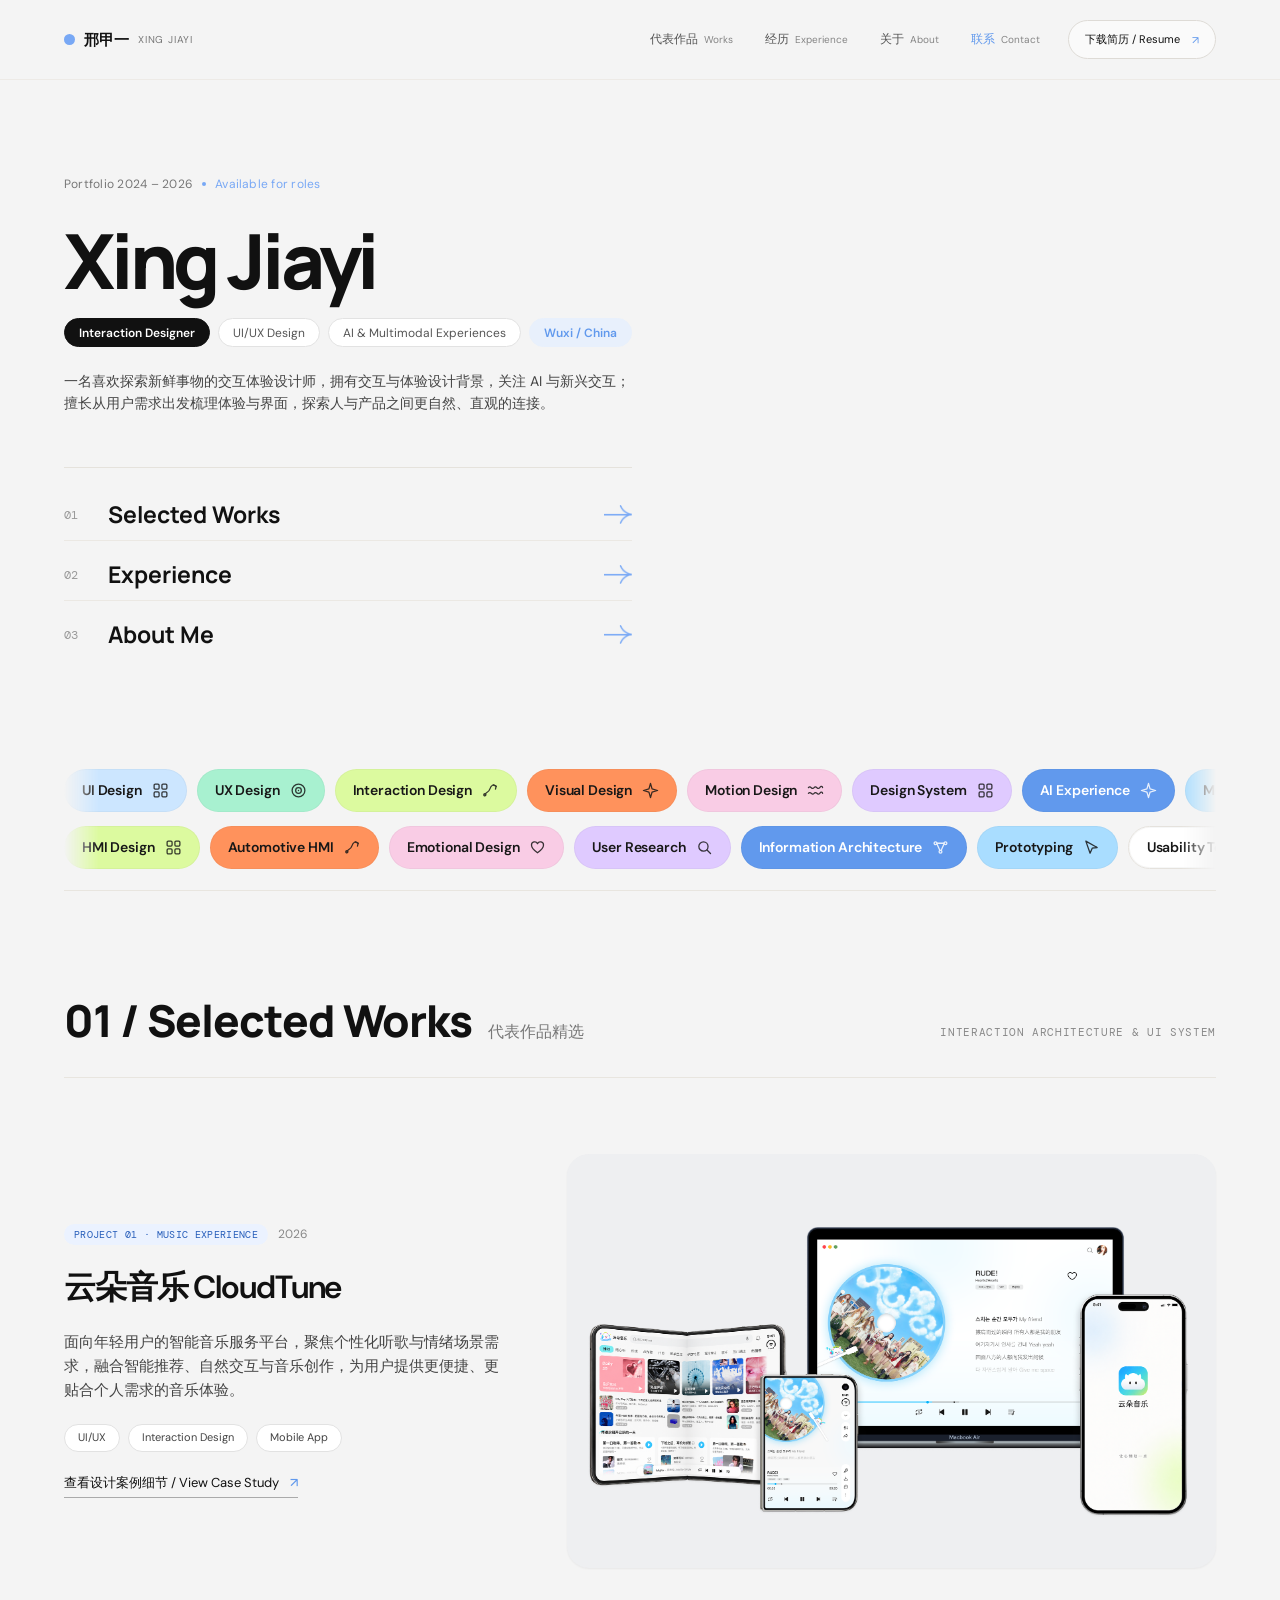
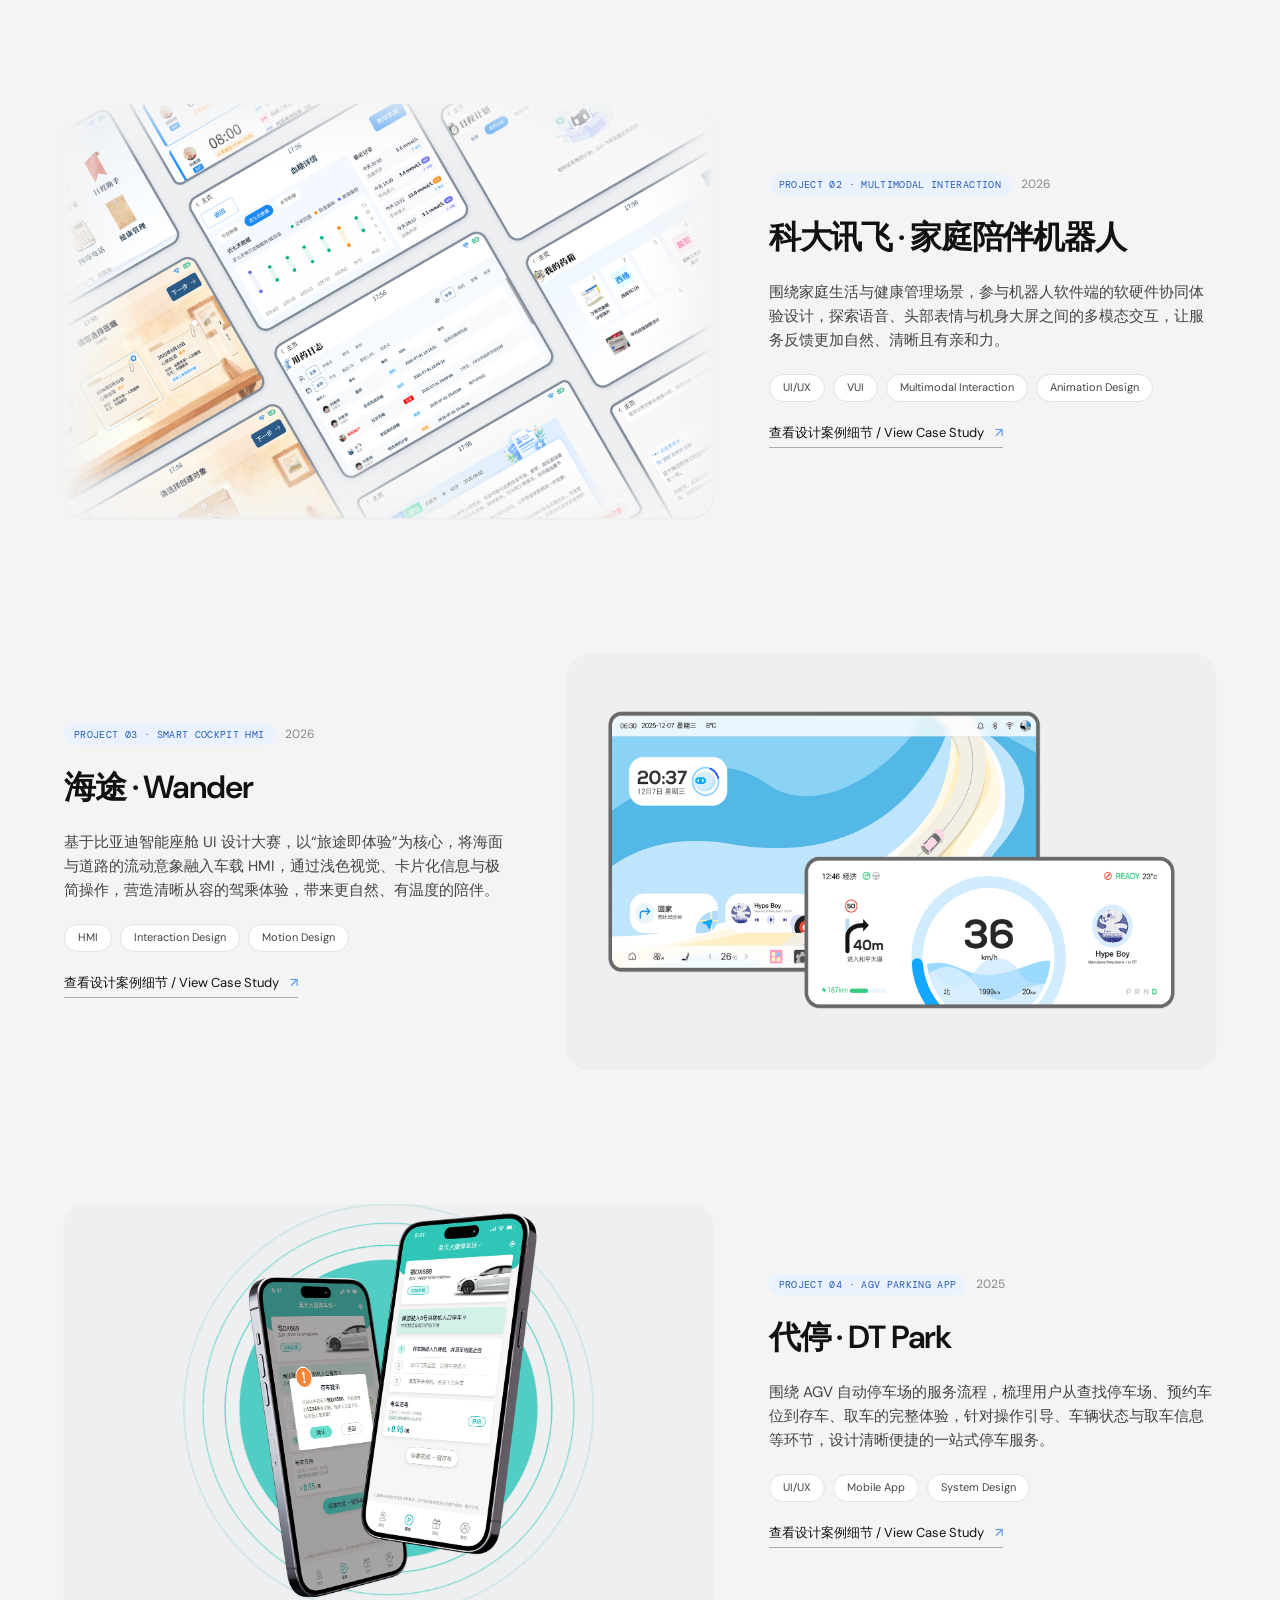
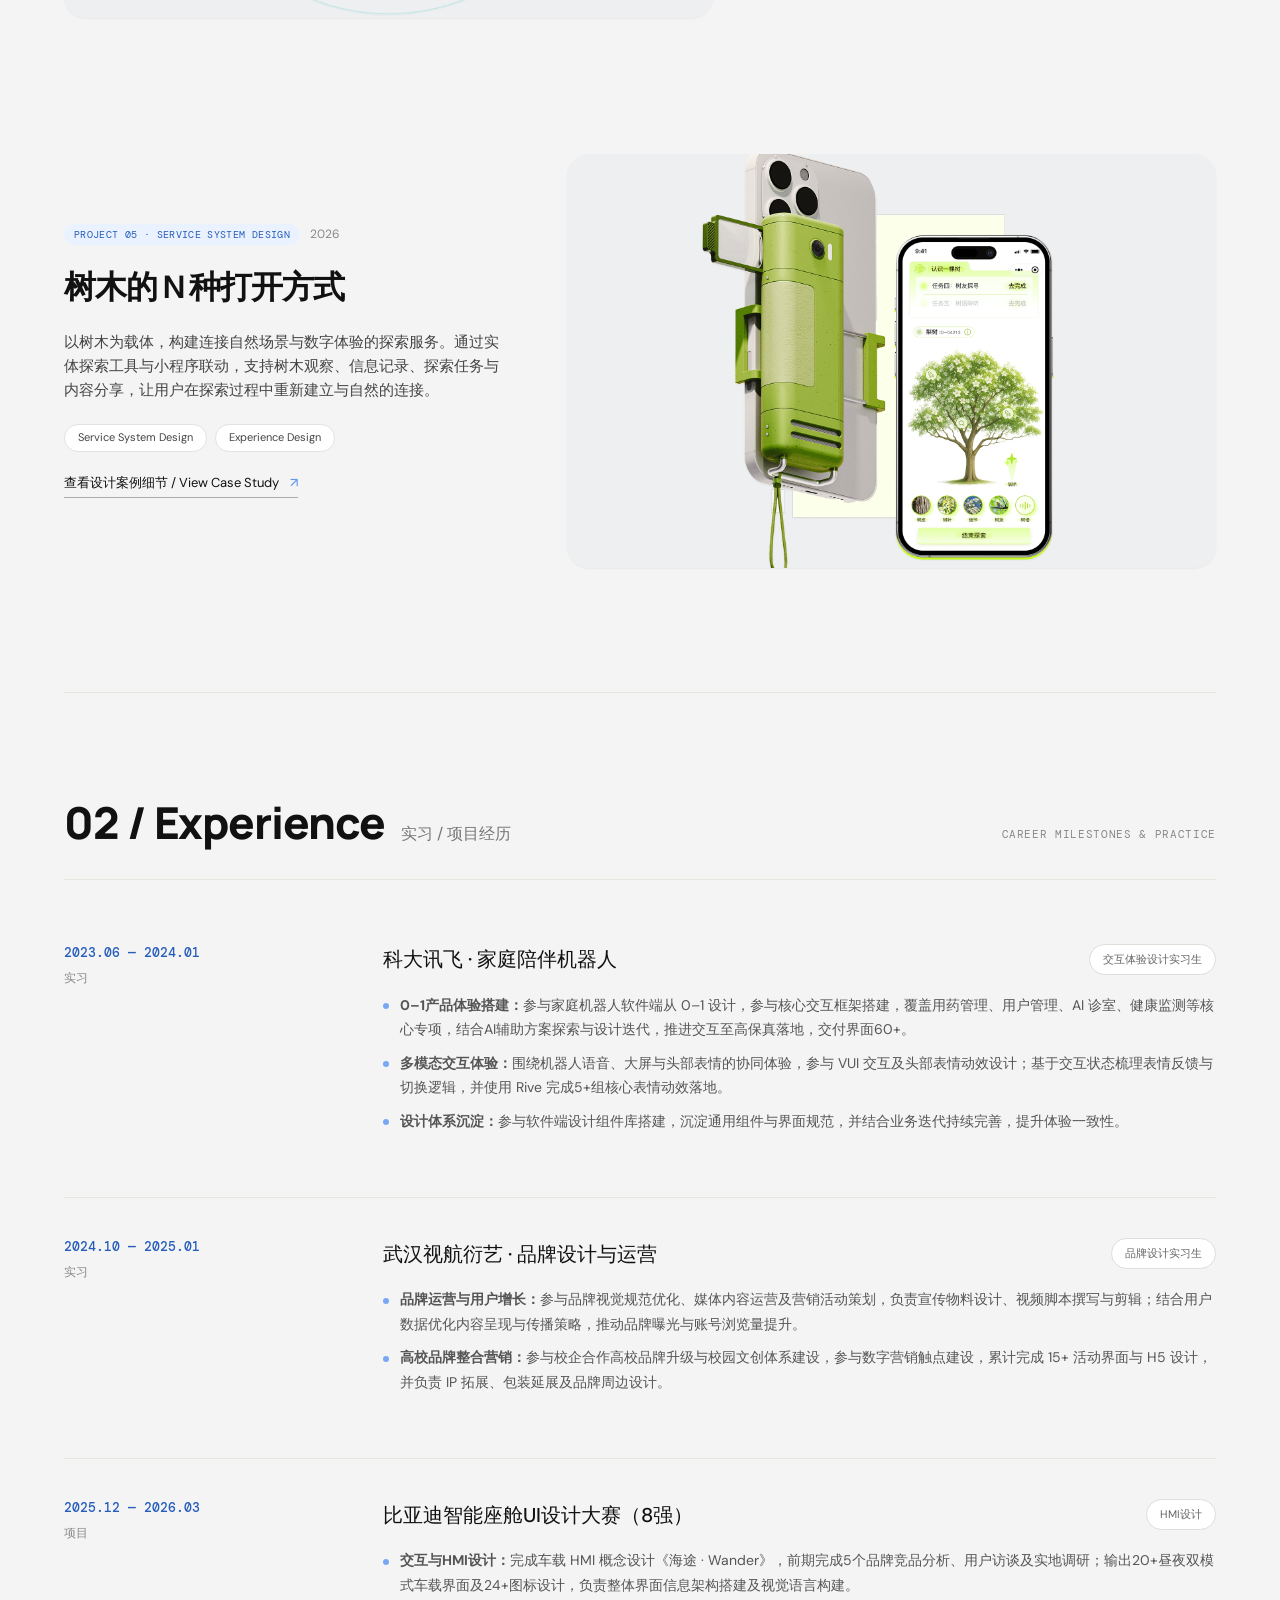
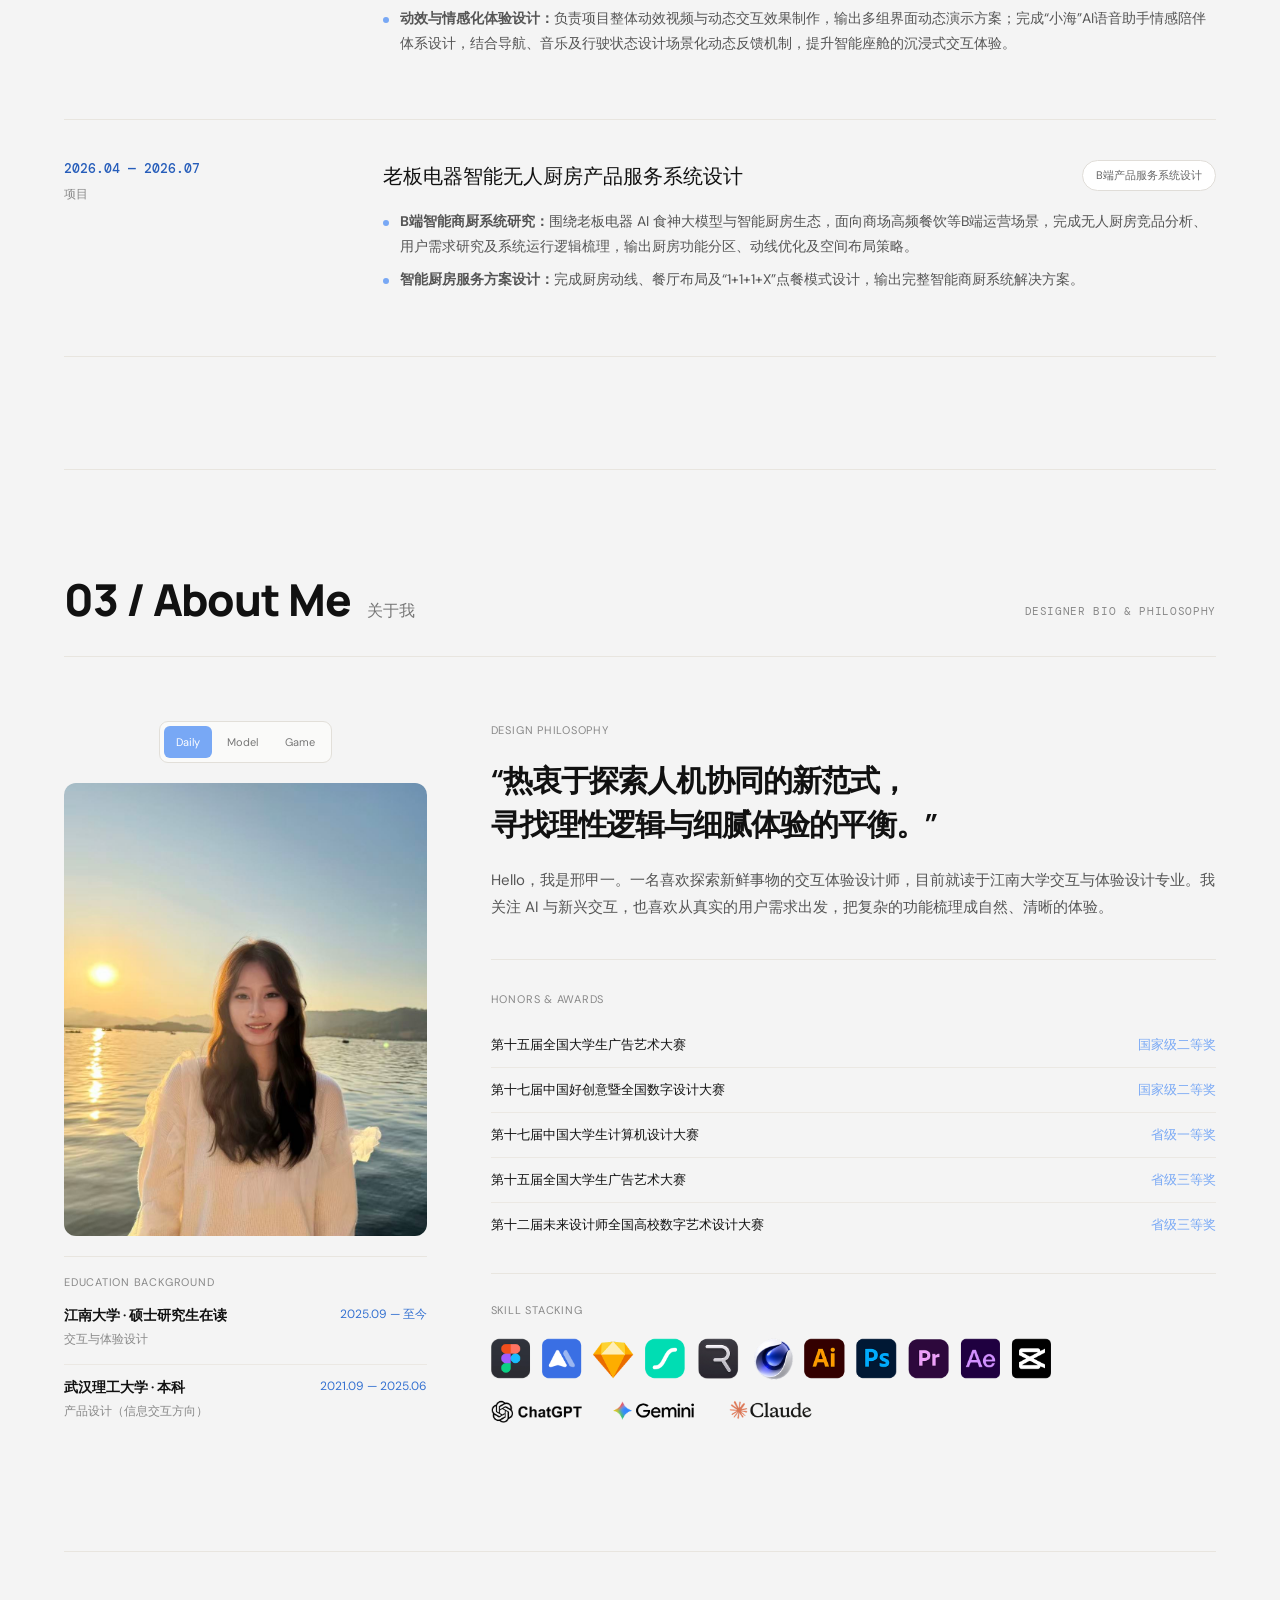
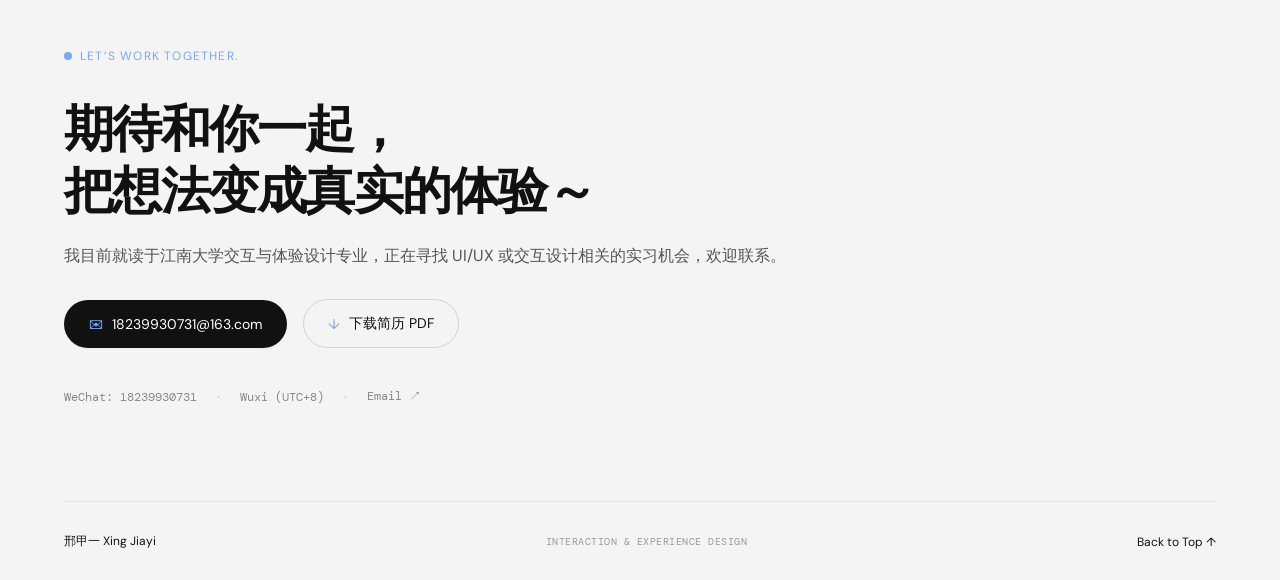
<file: 第1批-网站文件/index.html>
<!doctype html>
<html lang="zh-CN">
<head>
  <meta charset="utf-8">
  <meta name="viewport" content="width=device-width, initial-scale=1">
  <meta name="theme-color" content="#f4f4f4">
  <meta name="description" content="邢甲一的交互体验设计作品集">
  <title>邢甲一 Xing Jiayi — Interaction Designer</title>
  <link rel="preconnect" href="https://fonts.googleapis.com">
  <link rel="preconnect" href="https://fonts.gstatic.com" crossorigin>
  <link href="https://fonts.googleapis.com/css2?family=DM+Mono:wght@400;500&family=DM+Sans:wght@400;500;600;700&family=Manrope:wght@400;500;600;700;800&display=swap" rel="stylesheet">
  <link rel="stylesheet" href="styles.css">
</head>
<body>
  <header class="site-header">
    <div class="header-inner">
      <a class="wordmark" href="#top"><span class="brand-dot"></span>邢甲一 <small>XING JIAYI</small></a>
      <button class="menu-toggle" aria-label="打开导航" aria-expanded="false"><i></i><i></i></button>
      <nav class="main-nav" aria-label="主导航">
        <a href="#works">代表作品 <small>Works</small></a>
        <a href="#experience">经历 <small>Experience</small></a>
        <a href="#about">关于 <small>About</small></a>
        <a href="#contact">联系 <small>Contact</small></a>
      </nav>
      <a class="resume-nav" href="assets/resume-xing-jiayi.pdf" download="邢甲一-个人简历.pdf">下载简历 / Resume <span>↗</span></a>
    </div>
  </header>

  <main id="top">
    <section class="hero page-wrap" aria-labelledby="hero-title">
      <canvas class="hero-pixels" aria-hidden="true"></canvas>
      <div class="hero-copy">
        <div class="eyebrow"><span>Portfolio 2024 – 2026</span><b></b><span class="blue">Available for roles</span></div>
        <h1 id="hero-title" class="hero-name" tabindex="0" aria-label="邢甲一，Xing Jiayi"><span class="hero-name-en" aria-hidden="true">Xing Jiayi</span><span class="hero-name-zh" aria-hidden="true">邢甲一</span></h1>
        <div class="pills" aria-label="专业方向">
          <span class="pill pill-dark">Interaction Designer</span>
          <span class="pill">UI/UX Design</span>
          <span class="pill">AI &amp; Multimodal Experiences</span>
          <span class="pill pill-blue">Wuxi / China</span>
        </div>
        <p class="intro">一名喜欢探索新鲜事物的交互体验设计师，拥有交互与体验设计背景，关注 AI 与新兴交互；擅长从用户需求出发梳理体验与界面，探索人与产品之间更自然、直观的连接。</p>
      </div>
      <nav class="hero-index" aria-label="页面目录">
        <a href="#works"><span>01</span><strong>Selected Works</strong><img class="hero-index-arrow" src="assets/hero-arrow.png" alt="" aria-hidden="true"></a>
        <a href="#experience"><span>02</span><strong>Experience</strong><img class="hero-index-arrow" src="assets/hero-arrow.png" alt="" aria-hidden="true"></a>
        <a href="#about"><span>03</span><strong>About Me</strong><img class="hero-index-arrow" src="assets/hero-arrow.png" alt="" aria-hidden="true"></a>
      </nav>
    </section>

    <section class="keywords-section" aria-label="设计关键词">
      <div class="keywords-inner page-wrap">
        <div class="keyword-lanes" id="keyword-lanes" aria-label="可点击收集的设计关键词"></div>
        <div class="keywords-finale" id="keywords-finale" aria-live="polite" hidden>
          <strong>You found them all!</strong>
          <span>这些就是我的设计关键词 ✦</span>
          <button class="keywords-replay" id="keywords-replay" type="button" hidden>再看一次 / Replay ↗</button>
        </div>
        <canvas class="keywords-fireworks" id="keywords-fireworks" aria-hidden="true"></canvas>
      </div>
    </section>

    <section class="section-wrap works" id="works" aria-labelledby="works-title">
      <div class="section-heading">
        <div class="heading-main"><h2 id="works-title">01 / Selected Works</h2><span>代表作品精选</span></div>
        <span class="section-meta">INTERACTION ARCHITECTURE &amp; UI SYSTEM</span>
      </div>
      <div class="project-list">
        <article class="project" data-project="cloudtune">
          <div class="project-copy">
            <div class="project-kicker"><span>PROJECT 01 · MUSIC EXPERIENCE</span><time>2026</time></div>
            <h3>云朵音乐 CloudTune</h3>
            <p>面向年轻用户的智能音乐服务平台，聚焦个性化听歌与情绪场景需求，融合智能推荐、自然交互与音乐创作，为用户提供更便捷、更贴合个人需求的音乐体验。</p>
            <ul class="tags"><li>UI/UX</li><li>Interaction Design</li><li>Mobile App</li></ul>
            <a class="case-link" href="case-study.html?project=cloudtune">查看设计案例细节 / View Case Study <b>↗</b></a>
          </div>
          <a class="project-stage" href="case-study.html?project=cloudtune" aria-label="查看云朵音乐项目">
            <img src="assets/cloudtune.png" alt="云朵音乐 CloudTune 项目界面展示" loading="lazy">
          </a>
        </article>

        <article class="project reverse" data-project="robot">
          <div class="project-copy">
            <div class="project-kicker"><span>PROJECT 02 · MULTIMODAL INTERACTION</span><time>2026</time></div>
            <h3>科大讯飞 · 家庭陪伴机器人</h3>
            <p>围绕家庭生活与健康管理场景，参与机器人软件端的软硬件协同体验设计，探索语音、头部表情与机身大屏之间的多模态交互，让服务反馈更加自然、清晰且有亲和力。</p>
            <ul class="tags"><li>UI/UX</li><li>VUI</li><li>Multimodal Interaction</li><li>Animation Design</li></ul>
            <a class="case-link" href="case-study.html?project=robot">查看设计案例细节 / View Case Study <b>↗</b></a>
          </div>
          <a class="project-stage" href="case-study.html?project=robot" aria-label="查看家庭陪伴机器人项目">
            <img src="assets/iflytek-robot.png" alt="科大讯飞家庭陪伴机器人项目界面展示" loading="lazy">
          </a>
        </article>

        <article class="project" data-project="wander">
          <div class="project-copy">
            <div class="project-kicker"><span>PROJECT 03 · SMART COCKPIT HMI</span><time>2026</time></div>
            <h3>海途 · Wander</h3>
            <p>基于比亚迪智能座舱 UI 设计大赛，以“旅途即体验”为核心，将海面与道路的流动意象融入车载 HMI，通过浅色视觉、卡片化信息与极简操作，营造清晰从容的驾乘体验，带来更自然、有温度的陪伴。</p>
            <ul class="tags"><li>HMI</li><li>Interaction Design</li><li>Motion Design</li></ul>
            <a class="case-link" href="case-study.html?project=wander">查看设计案例细节 / View Case Study <b>↗</b></a>
          </div>
          <a class="project-stage" href="case-study.html?project=wander" aria-label="查看海途 Wander 项目">
            <img src="assets/wander-hmi.png" alt="海途 Wander 智能座舱 HMI 项目界面展示" loading="lazy">
          </a>
        </article>

        <article class="project reverse" data-project="dtpark">
          <div class="project-copy">
            <div class="project-kicker"><span>PROJECT 04 · AGV PARKING APP</span><time>2025</time></div>
            <h3>代停 · DT Park</h3>
            <p>围绕 AGV 自动停车场的服务流程，梳理用户从查找停车场、预约车位到存车、取车的完整体验，针对操作引导、车辆状态与取车信息等环节，设计清晰便捷的一站式停车服务。</p>
            <ul class="tags"><li>UI/UX</li><li>Mobile App</li><li>System Design</li></ul>
            <a class="case-link" href="case-study.html?project=dtpark">查看设计案例细节 / View Case Study <b>↗</b></a>
          </div>
          <a class="project-stage" href="case-study.html?project=dtpark" aria-label="查看代停项目">
            <img src="assets/dt-park.png" alt="代停 DT Park 项目界面展示" loading="lazy">
          </a>
        </article>

        <article class="project" data-project="trees">
          <div class="project-copy">
            <div class="project-kicker"><span>PROJECT 05 · SERVICE SYSTEM DESIGN</span><time>2026</time></div>
            <h3>树木的 N 种打开方式</h3>
            <p>以树木为载体，构建连接自然场景与数字体验的探索服务。通过实体探索工具与小程序联动，支持树木观察、信息记录、探索任务与内容分享，让用户在探索过程中重新建立与自然的连接。</p>
            <ul class="tags"><li>Service System Design</li><li>Experience Design</li></ul>
            <a class="case-link" href="case-study.html?project=trees">查看设计案例细节 / View Case Study <b>↗</b></a>
          </div>
          <a class="project-stage" href="case-study.html?project=trees" aria-label="查看树木探索项目">
            <img src="assets/trees-exploration.png" alt="树木的 N 种打开方式项目视觉展示" loading="lazy">
          </a>
        </article>
      </div>
    </section>

    <section class="section-wrap experience" id="experience" aria-labelledby="experience-title">
      <div class="section-heading">
        <div class="heading-main"><h2 id="experience-title">02 / Experience</h2><span>实习 / 项目经历</span></div>
        <span class="section-meta">CAREER MILESTONES &amp; PRACTICE</span>
      </div>
      <div class="experience-list">
        <article class="experience-row"><div class="experience-date"><strong>2023.06 — 2024.01</strong><span>实习</span></div><div class="experience-detail"><div class="experience-title"><h3>科大讯飞 · 家庭陪伴机器人</h3><span class="role-pill">交互体验设计实习生</span></div><ul><li><strong>0–1产品体验搭建：</strong>参与家庭机器人软件端从 0–1 设计，参与核心交互框架搭建，覆盖用药管理、用户管理、AI 诊室、健康监测等核心专项，结合AI辅助方案探索与设计迭代，推进交互至高保真落地，交付界面60+。</li><li><strong>多模态交互体验：</strong>围绕机器人语音、大屏与头部表情的协同体验，参与 VUI 交互及头部表情动效设计；基于交互状态梳理表情反馈与切换逻辑，并使用 Rive 完成5+组核心表情动效落地。</li><li><strong>设计体系沉淀：</strong>参与软件端设计组件库搭建，沉淀通用组件与界面规范，并结合业务迭代持续完善，提升体验一致性。</li></ul></div></article>
        <article class="experience-row"><div class="experience-date"><strong>2024.10 — 2025.01</strong><span>实习</span></div><div class="experience-detail"><div class="experience-title"><h3>武汉视航衍艺 · 品牌设计与运营</h3><span class="role-pill">品牌设计实习生</span></div><ul><li><strong>品牌运营与用户增长：</strong>参与品牌视觉规范优化、媒体内容运营及营销活动策划，负责宣传物料设计、视频脚本撰写与剪辑；结合用户数据优化内容呈现与传播策略，推动品牌曝光与账号浏览量提升。</li><li><strong>高校品牌整合营销：</strong>参与校企合作高校品牌升级与校园文创体系建设，参与数字营销触点建设，累计完成 15+ 活动界面与 H5 设计，并负责 IP 拓展、包装延展及品牌周边设计。</li></ul></div></article>
        <article class="experience-row"><div class="experience-date"><strong>2025.12 — 2026.03</strong><span>项目</span></div><div class="experience-detail"><div class="experience-title"><h3>比亚迪智能座舱UI设计大赛（8强）</h3><span class="role-pill">HMI设计</span></div><ul><li><strong>交互与HMI设计：</strong>完成车载 HMI 概念设计《海途 · Wander》，前期完成5个品牌竞品分析、用户访谈及实地调研；输出20+昼夜双模式车载界面及24+图标设计，负责整体界面信息架构搭建及视觉语言构建。</li><li><strong>动效与情感化体验设计：</strong>负责项目整体动效视频与动态交互效果制作，输出多组界面动态演示方案；完成“小海”AI语音助手情感陪伴体系设计，结合导航、音乐及行驶状态设计场景化动态反馈机制，提升智能座舱的沉浸式交互体验。</li></ul></div></article>
        <article class="experience-row"><div class="experience-date"><strong>2026.04 — 2026.07</strong><span>项目</span></div><div class="experience-detail"><div class="experience-title"><h3>老板电器智能无人厨房产品服务系统设计</h3><span class="role-pill">B端产品服务系统设计</span></div><ul><li><strong>B端智能商厨系统研究：</strong>围绕老板电器 AI 食神大模型与智能厨房生态，面向商场高频餐饮等B端运营场景，完成无人厨房竞品分析、用户需求研究及系统运行逻辑梳理，输出厨房功能分区、动线优化及空间布局策略。</li><li><strong>智能厨房服务方案设计：</strong>完成厨房动线、餐厅布局及“1+1+1+X”点餐模式设计，输出完整智能商厨系统解决方案。</li></ul></div></article>
      </div>
    </section>

    <section class="section-wrap about" id="about" aria-labelledby="about-title">
      <div class="section-heading">
        <div class="heading-main"><h2 id="about-title">03 / About Me</h2><span>关于我</span></div>
        <span class="section-meta">DESIGNER BIO &amp; PHILOSOPHY</span>
      </div>
      <div class="about-grid">
        <aside class="about-left">
          <div class="about-tabs" role="tablist" aria-label="个人照片">
            <button class="about-tab active" type="button" role="tab" aria-selected="true" aria-controls="about-portrait" data-photo="daily">Daily</button>
            <button class="about-tab" type="button" role="tab" aria-selected="false" aria-controls="about-portrait" data-photo="model">Model</button>
            <button class="about-tab" type="button" role="tab" aria-selected="false" aria-controls="about-portrait" data-photo="game">Game</button>
          </div>
          <div class="portrait-frame" id="about-portrait" role="tabpanel" aria-label="Daily 照片">
            <img class="portrait" src="assets/about-daily.jpg" alt="邢甲一的日常照片" loading="lazy">
          </div>
          <div class="education">
            <span class="subheading">EDUCATION BACKGROUND</span>
            <div class="school"><strong>江南大学 · 硕士研究生在读</strong><time>2025.09 — 至今</time><small>交互与体验设计</small></div>
            <div class="school"><strong>武汉理工大学 · 本科</strong><time>2021.09 — 2025.06</time><small>产品设计（信息交互方向）</small></div>
          </div>
        </aside>
        <div class="about-right">
          <div class="philosophy"><span class="subheading blue">DESIGN PHILOSOPHY</span><h3>“热衷于探索人机协同的新范式，<br>寻找理性逻辑与细腻体验的平衡。”</h3><p id="about-copy">Hello，我是邢甲一。一名喜欢探索新鲜事物的交互体验设计师，目前就读于江南大学交互与体验设计专业。我关注 AI 与新兴交互，也喜欢从真实的用户需求出发，把复杂的功能梳理成自然、清晰的体验。</p></div>
          <div class="honors"><span class="subheading">HONORS &amp; AWARDS</span><ul><li><span>第十五届全国大学生广告艺术大赛</span><b>国家级二等奖</b></li><li><span>第十七届中国好创意暨全国数字设计大赛</span><b>国家级二等奖</b></li><li><span>第十七届中国大学生计算机设计大赛</span><b>省级一等奖</b></li><li><span>第十五届全国大学生广告艺术大赛</span><b>省级三等奖</b></li><li><span>第十二届未来设计师全国高校数字艺术设计大赛</span><b>省级三等奖</b></li></ul></div>
          <div class="skills"><span class="subheading">SKILL STACKING</span><img src="assets/skill-stacking-tools.png" alt="Figma、Adobe、Sketch 等设计工具" loading="lazy"><img src="assets/skill-stacking-ai.png" alt="ChatGPT、Gemini、Claude 等 AI 工具" loading="lazy"></div>
        </div>
      </div>
    </section>

    <section class="section-wrap contact" id="contact" aria-labelledby="contact-title">
      <canvas class="contact-pixels" aria-hidden="true"></canvas>
      <div class="contact-card">
        <div class="contact-eyebrow"><b></b> LET’S WORK TOGETHER.</div>
        <h2 id="contact-title">期待和你一起，<br>把想法变成真实的体验～</h2>
        <p>我目前就读于江南大学交互与体验设计专业，正在寻找 UI/UX 或交互设计相关的实习机会，欢迎联系。</p>
        <div class="contact-actions"><a class="button button-dark" href="mailto:18239930731@163.com"><span>✉</span> 18239930731@163.com</a><a class="button button-light" href="assets/resume-xing-jiayi.pdf" download="邢甲一-个人简历.pdf"><span>↓</span> 下载简历 PDF</a></div>
        <div class="contact-meta"><button data-copy="18239930731">WeChat: 18239930731</button><i>·</i><span>Wuxi (UTC+8)</span><i>·</i><a href="mailto:18239930731@163.com">Email ↗</a></div>
      </div>
    </section>
  </main>

  <footer class="site-footer"><a class="footer-wordmark" href="#top">邢甲一 Xing Jiayi</a><span>INTERACTION &amp; EXPERIENCE DESIGN</span><a class="back-top" href="#top">Back to Top ↑</a></footer>

  <div class="toast" role="status" aria-live="polite"></div>
  <script src="script.js"></script>
</body>
</html>
</file>
<file: 第1批-网站文件/styles.css>
:root{--paper:#f4f4f4;--ink:#111;--body:#444;--muted:#767676;--blue:#6199ed;--blue-soft:#e8f0fc;--line:#e8e5df;--mono:"DM Mono",ui-monospace,monospace;--sans:"DM Sans","PingFang SC","Microsoft YaHei",sans-serif;--display:"Manrope","PingFang SC","Microsoft YaHei",sans-serif;--wrap:min(calc(100% - 128px),1152px);--site:1280px}
*{box-sizing:border-box}html{scroll-behavior:smooth;scroll-padding-top:80px}body{margin:0;background:var(--paper);color:var(--ink);font-family:var(--sans);-webkit-font-smoothing:antialiased}a{color:inherit;text-decoration:none}button{font:inherit}img{max-width:100%}
.site-header{height:80px;position:sticky;top:0;z-index:20;background:rgba(244,244,244,.94);backdrop-filter:blur(12px);border-bottom:1px solid rgba(235,232,227,.8)}.header-inner{width:var(--wrap);max-width:1152px;height:100%;margin:auto;display:flex;align-items:center;justify-content:space-between;gap:28px}.wordmark{display:flex;align-items:center;gap:9px;white-space:nowrap;font-size:15px;font-weight:600}.brand-dot{width:11px;height:11px;border-radius:50%;background:#78a8f5}.wordmark small{font-size:10px;font-weight:400;color:#777;letter-spacing:.08em}.main-nav{display:flex;align-items:center;gap:32px;margin-left:auto}.main-nav a{display:flex;gap:6px;align-items:baseline;font-size:12px;color:#555;transition:color .2s}.main-nav a small{font-size:10px;color:#858585}.main-nav a:hover,.main-nav a.active{color:var(--blue)}.resume-nav{display:flex;align-items:center;gap:12px;padding:11px 16px;border:1px solid #dedbd6;border-radius:999px;background:#fafafa;font-size:11px;white-space:nowrap;transition:background .2s,border .2s}.resume-nav:hover{background:var(--blue-soft);border-color:#c9dcfa}.resume-nav span{color:var(--blue)}.menu-toggle{display:none}
.page-wrap,.section-wrap,.site-footer{width:var(--wrap);max-width:1152px;margin-left:auto;margin-right:auto}.hero{padding-top:96px;padding-bottom:88px}.hero-copy{max-width:576px}.eyebrow{display:flex;align-items:center;gap:9px;color:#767676;font-size:12px;letter-spacing:.02em}.eyebrow b{width:4px;height:4px;border-radius:50%;background:#78a8f5}.blue{color:#78a8f5}.hero h1{font:800 76px/.98 var(--display);letter-spacing:-.055em;margin:31px 0 13px}.pills{display:flex;flex-wrap:wrap;gap:8px;padding-top:8px}.pill{display:inline-flex;align-items:center;min-height:29px;padding:4px 14px;background:#fff;border:1px solid #e2e2e2;border-radius:999px;color:#555;font-size:12px;white-space:nowrap}.pill-dark{background:#111;border-color:#111;color:#fff;font-weight:600}.pill-blue{background:var(--blue-soft);border-color:var(--blue-soft);color:var(--blue);font-weight:600}.intro{max-width:576px;margin:24px 0 0;color:var(--body);font-size:14px;line-height:1.55}.hero-index{max-width:568px;margin-top:52px;padding-top:24px;border-top:1px solid #e5e2dc;display:flex;flex-direction:column;gap:11px}.hero-index a{display:grid;grid-template-columns:32px minmax(170px,1fr) auto;align-items:center;gap:12px;padding:8px 0 10px;border-bottom:1px solid #ebe8e3;transition:padding .2s,color .2s}.hero-index a:hover{padding-left:6px;color:var(--blue)}.hero-index> a:last-child{border-bottom:0}.hero-index span{font:12px var(--mono);color:#999}.hero-index strong{font:700 23px/1.3 var(--display)}.hero-index small{font-size:12px;color:#767676}.hero-index small i{font-style:normal;color:var(--blue);margin-left:5px}
.section-wrap{padding:96px 0 112px;border-top:1px solid var(--line);scroll-margin-top:80px}.section-heading{height:91px;border-bottom:1px solid var(--line);display:flex;align-items:flex-start;justify-content:space-between;gap:20px;margin-bottom:64px}.heading-main{display:flex;align-items:baseline;gap:16px}.section-heading h2{font:800 44px/1.5 var(--display);letter-spacing:-.025em;margin:0}.heading-main>span{font-size:16px;color:#777}.section-meta{align-self:center;color:#888;font:11px var(--mono);letter-spacing:.06em;white-space:nowrap}.project-list{display:flex;flex-direction:column;gap:112px}.project{display:grid;grid-template-columns:repeat(12,minmax(0,1fr));column-gap:56px;min-height:438px;align-items:center}.project-copy{grid-column:1/span 5;display:flex;flex-direction:column;align-items:flex-start;gap:22px}.project-stage{grid-column:6/span 7;align-self:center;width:100%;height:414px;border:0;padding:0;overflow:hidden;border-radius:22px;background:#eeeff1;box-shadow:0 1px 2px rgba(0,0,0,.05);cursor:pointer}.project-stage img{display:block;width:100%;height:100%;object-fit:cover;border-radius:inherit;transition:transform .45s cubic-bezier(.2,.7,.2,1)}.project-stage:hover img{transform:scale(1.025)}.project.reverse .project-copy{grid-column:8/span 5;grid-row:1}.project.reverse .project-stage{grid-column:1/span 7;grid-row:1}.project-kicker{display:flex;align-items:center;gap:10px}.project-kicker span{background:#ebf2ff;color:#265dba;border-radius:999px;padding:4px 10px;font:10px var(--mono);letter-spacing:.035em}.project-kicker time{font-size:12px;color:#888}.project h3{margin:0;font-size:32px;line-height:1.3;letter-spacing:-.035em;font-weight:600}.project-copy>p{margin:0;color:var(--body);font-size:15px;line-height:1.6}.tags{list-style:none;margin:0;padding:0;display:flex;flex-wrap:wrap;gap:8px}.tags li{border:1px solid #e2e2e2;border-radius:999px;background:#fff;color:#444;padding:5px 13px;font-size:11px;line-height:1.4}.case-link{padding:0 0 5px;border:0;border-bottom:1px solid #aaa;background:transparent;font-size:13px;cursor:pointer;transition:color .2s,border-color .2s}.case-link b{margin-left:8px;color:var(--blue);font-weight:500}.case-link:hover{color:var(--blue);border-color:var(--blue)}
.experience-list{display:flex;flex-direction:column}.experience-row{display:grid;grid-template-columns:285px 1fr;gap:34px;padding:40px 0;border-bottom:1px solid var(--line)}.experience-row:first-child{padding-top:0}.experience-date strong{display:block;color:#265dba;font:500 13px var(--mono)}.experience-date span{display:block;margin-top:9px;color:#888;font-size:12px}.experience-title{display:flex;justify-content:space-between;align-items:center;gap:16px}.experience-title h3{margin:0;font-size:20px;font-weight:500;line-height:1.4}.role-pill{padding:7px 13px;border:1px solid #e0ddd8;border-radius:999px;background:#fff;color:#666;font-size:11px;white-space:nowrap}.experience-detail ul{margin:18px 0 24px;padding:0;list-style:none;color:#555;font-size:14px;line-height:1.75}.experience-detail li{position:relative;padding-left:17px;margin:9px 0}.experience-detail li:before{position:absolute;top:.75em;left:0;width:6px;height:6px;border-radius:50%;background:#78a8f5;content:""}.skill-line{color:#858585;font:11px var(--mono)}
.about-grid{display:grid;grid-template-columns:minmax(0,4fr) minmax(0,8fr);gap:64px;align-items:start}.about-left{display:flex;flex-direction:column;gap:20px}.about-tabs{display:inline-flex;align-self:flex-start;gap:3px;border:1px solid #e2dfd9;border-radius:9px;background:#fafaf9;padding:4px}.about-tab{border:0;border-radius:6px;background:transparent;padding:9px 12px;color:#777;font-size:11px;cursor:pointer;transition:background .2s,color .2s}.about-tab.active{background:#78a8f5;color:white}.portrait{display:block;width:100%;height:auto;aspect-ratio:4/5;object-fit:cover;border-radius:12px}.education{border-top:1px solid var(--line);padding-top:18px}.subheading{display:block;margin-bottom:17px;color:#888;font:11px var(--sans);letter-spacing:.07em}.school{display:grid;grid-template-columns:1fr auto;gap:6px;padding:0 0 16px;margin-bottom:13px;border-bottom:1px solid #ebe8e3}.school:last-child{border:0;margin-bottom:0}.school strong{font-size:14px;font-weight:600}.school time{font-size:12px;color:#3471d1;white-space:nowrap}.school small{grid-column:1/3;color:#888;font-size:12px}.about-right{display:flex;flex-direction:column}.philosophy{padding:2px 0 39px;border-bottom:1px solid var(--line)}.philosophy h3{margin:22px 0 20px;font-size:30px;line-height:1.48;letter-spacing:-.035em;font-weight:600}.philosophy p{max-width:760px;margin:0;color:#555;font-size:15px;line-height:1.75}.honors{padding:32px 0 26px;border-bottom:1px solid var(--line)}.honors ul{list-style:none;margin:0;padding:0}.honors li{display:flex;justify-content:space-between;gap:16px;padding:13px 0;border-bottom:1px solid #ebe8e3;font-size:13px}.honors li:last-child{border:0}.honors b{color:#78a8f5;font-weight:500;white-space:nowrap}.skills{padding-top:29px}.skills img{display:block;width:auto;max-width:100%;height:auto;max-height:49px;object-fit:contain;object-position:left center;margin:12px 0}.skills img+img{max-height:32px}
.contact{padding-top:96px;padding-bottom:96px}.contact-card{max-width:768px}.contact-eyebrow{display:flex;align-items:center;gap:8px;color:#78a8f5;font-size:12px;letter-spacing:.1em}.contact-eyebrow b{width:8px;height:8px;border-radius:50%;background:#78a8f5}.contact h2{margin:34px 0 20px;font-size:50px;line-height:1.25;letter-spacing:-.035em;font-weight:600}.contact-card>p{margin:0;color:#555;font-size:16px;line-height:1.65}.contact-actions{display:flex;flex-wrap:wrap;align-items:center;gap:16px;margin:30px 0 40px}.button{display:inline-flex;align-items:center;gap:9px;padding:14px 24px;border:1px solid transparent;border-radius:999px;font-size:14px;transition:transform .2s,background .2s,border-color .2s}.button:hover{transform:translateY(-2px)}.button-dark{background:#111;color:#fff;box-shadow:0 1px 2px rgba(0,0,0,.05)}.button-dark span,.button-light span{color:#78a8f5}.button-light{border-color:#d5d2cd}.button-light:hover{background:#fff}.contact-meta{display:flex;align-items:center;gap:18px;flex-wrap:wrap;color:#888;font:12px var(--mono)}.contact-meta button{padding:0;border:0;background:none;color:inherit;font:inherit;cursor:pointer}.contact-meta button:hover,.contact-meta a:hover{color:var(--blue)}.contact-meta i{font-style:normal;color:#ccc}.site-footer{min-height:80px;border-top:1px solid var(--line);display:flex;align-items:center;justify-content:space-between}.footer-wordmark{font-size:12px}.site-footer>span{color:#999;font:10px var(--mono);letter-spacing:.05em}.back-top{font-size:12px;transition:color .2s}.back-top:hover{color:var(--blue)}
.case-dialog{width:min(580px,calc(100% - 36px));border:1px solid #e5e1da;border-radius:18px;padding:38px;background:#faf9f8;color:var(--ink);box-shadow:0 24px 100px rgba(16,29,45,.2)}.case-dialog::backdrop{background:rgba(18,24,32,.45);backdrop-filter:blur(3px)}.dialog-close{position:absolute;right:18px;top:12px;border:0;background:transparent;font-size:28px;color:#888;cursor:pointer}.dialog-kicker{font:11px var(--mono);color:var(--blue);letter-spacing:.1em}.dialog-kicker span{color:#aaa}.case-dialog h2{font-size:27px;margin:18px 0 12px}.dialog-summary{font-size:14px;line-height:1.8;color:#555}.dialog-footer{margin-top:27px;padding-top:16px;border-top:1px solid var(--line);display:flex;justify-content:space-between;gap:16px;color:#888;font-size:12px}.dialog-contact{color:#346ec5}.case-dialog[open]{animation:dialog-in .18s ease-out}@keyframes dialog-in{from{opacity:0;transform:translateY(8px) scale(.99)}to{opacity:1;transform:none}}.toast{position:fixed;left:50%;bottom:30px;z-index:40;padding:11px 16px;border-radius:999px;background:#17191d;color:#fff;font-size:12px;opacity:0;pointer-events:none;transform:translate(-50%,12px);transition:opacity .2s,transform .2s}.toast.show{opacity:1;transform:translate(-50%,0)}
@media(max-width:820px){.main-nav{display:none;position:absolute;left:0;right:0;top:63px;padding:9px 20px 16px;background:#f4f4f4;border-bottom:1px solid var(--line);flex-direction:column;align-items:stretch;gap:0}.main-nav.open{display:flex}.main-nav a{justify-content:space-between;padding:12px 0;border-bottom:1px solid var(--line);font-size:13px}.main-nav a:last-child{border:0}.menu-toggle{display:flex;flex-direction:column;gap:5px;padding:9px;border:0;background:transparent;order:3}.menu-toggle i{display:block;width:20px;height:1.5px;background:#111}}
@media(max-width:1000px){:root{--wrap:calc(100% - 72px)}.main-nav{gap:19px}.main-nav a{font-size:11px}.project{column-gap:30px}.project-list{gap:78px}.project-stage{height:auto;aspect-ratio:1.56}.project-copy{gap:17px}.project h3{font-size:27px}.experience-row{grid-template-columns:210px 1fr;gap:24px}.about-grid{gap:38px}.section-meta{font-size:9px}}
@media(max-width:700px){:root{--wrap:calc(100% - 40px)}html{scroll-padding-top:64px}.site-header{height:64px}.header-inner{gap:8px}.wordmark{font-size:13px;gap:6px}.wordmark small{font-size:8px}.brand-dot{width:8px;height:8px}.menu-toggle{display:flex;flex-direction:column;gap:5px;padding:9px;border:0;background:transparent;order:3}.menu-toggle i{display:block;width:20px;height:1.5px;background:#111}.resume-nav{margin-left:auto;padding:9px 11px;font-size:9px}.main-nav{display:none;position:absolute;left:0;right:0;top:63px;padding:9px 20px 16px;background:#f4f4f4;border-bottom:1px solid var(--line);flex-direction:column;align-items:stretch;gap:0}.main-nav.open{display:flex}.main-nav a{justify-content:space-between;padding:12px 0;border-bottom:1px solid var(--line);font-size:13px}.main-nav a:last-child{border:0}.hero{padding-top:61px;padding-bottom:57px}.hero h1{font-size:56px;margin:25px 0 12px}.eyebrow{font-size:10px}.pills{gap:6px;padding-top:6px}.pill{font-size:10px;min-height:26px;padding:4px 10px}.intro{font-size:13px;margin-top:21px}.hero-index{margin-top:38px;padding-top:19px;gap:5px}.hero-index a{grid-template-columns:24px 1fr auto;gap:7px;padding:10px 0}.hero-index strong{font-size:17px}.hero-index small{font-size:9px}.section-wrap{padding:60px 0 70px}.section-heading{height:auto;min-height:63px;align-items:flex-start;flex-direction:column;gap:8px;margin-bottom:34px;padding-bottom:13px}.heading-main{gap:9px;flex-wrap:wrap}.section-heading h2{font-size:27px;line-height:1.25}.heading-main>span{font-size:11px}.section-meta{font-size:8px;white-space:normal}.project-list{gap:58px}.project,.project.reverse{display:flex;flex-direction:column;align-items:stretch;gap:17px;min-height:0}.project-copy,.project.reverse .project-copy{order:1;gap:14px}.project-stage,.project.reverse .project-stage{order:2;width:100%;height:auto;aspect-ratio:1.56;border-radius:14px}.project-kicker span{font-size:8px;padding:4px 8px}.project-kicker time{font-size:10px}.project h3{font-size:24px}.project-copy>p{font-size:12px;line-height:1.65}.tags{gap:6px}.tags li{font-size:9px;padding:4px 9px}.case-link{font-size:11px}.experience-row{grid-template-columns:1fr;gap:13px;padding:24px 0}.experience-date strong{font-size:11px}.experience-date span{margin-top:5px;font-size:10px}.experience-title{align-items:flex-start;flex-direction:column;gap:8px}.experience-title h3{font-size:16px}.role-pill{font-size:10px}.experience-detail ul{font-size:12px;margin:13px 0 18px}.skill-line{font-size:9px}.about-grid{grid-template-columns:1fr;gap:38px}.about-left{max-width:420px}.about-tabs{padding:3px}.about-tab{font-size:9px;padding:8px 10px}.portrait{max-width:370px}.school{grid-template-columns:1fr;gap:4px}.school time{grid-row:2}.school small{grid-column:auto}.philosophy h3{font-size:23px;margin:17px 0 14px}.philosophy p{font-size:13px}.honors{padding:24px 0}.honors li{font-size:10px;align-items:flex-start}.honors b{font-size:10px}.skills img{max-height:43px}.skills img+img{max-height:27px}.contact{padding-top:64px;padding-bottom:64px}.contact h2{font-size:34px;margin:25px 0 15px}.contact-card>p{font-size:13px}.contact-actions{align-items:flex-start;flex-direction:column;gap:10px;margin:24px 0 29px}.button{font-size:11px;padding:12px 16px}.contact-meta{gap:10px;font-size:9px}.site-footer{min-height:65px}.site-footer>span{display:none}.site-footer .footer-wordmark,.back-top{font-size:10px}.case-dialog{padding:31px 22px 24px}.case-dialog h2{font-size:22px}.dialog-footer{align-items:flex-start;flex-direction:column}}
@media(prefers-reduced-motion:reduce){*,*::before,*::after{scroll-behavior:auto!important;animation-duration:.01ms!important;animation-iteration-count:1!important;transition-duration:.01ms!important}}
.copy-changing{opacity:.25;transition:opacity .12s ease}

/* Cursor pixels cover the home hero without receiving pointer events. */
.hero{position:relative;isolation:isolate}.hero-pixels{position:absolute;inset:0;width:100%;height:100%;pointer-events:none;z-index:0}.hero-copy,.hero-index{position:relative;z-index:1}
.hero-name{position:relative;width:max-content;max-width:100%;cursor:default}.hero-name-en,.hero-name-zh{display:block;white-space:nowrap;transition:opacity .2s ease,transform .2s ease}.hero-name-zh{position:absolute;left:0;top:0;opacity:0;transform:translateY(6px)}.hero-name:hover .hero-name-en,.hero-name:focus-visible .hero-name-en{opacity:0;transform:translateY(-6px)}.hero-name:hover .hero-name-zh,.hero-name:focus-visible .hero-name-zh{opacity:1;transform:translateY(0)}.hero-name:focus-visible{outline:2px solid var(--blue);outline-offset:8px;border-radius:2px}
.hero-index .hero-index-arrow{display:block;justify-self:end;width:56px;height:auto;transition:transform .2s ease}.hero-index a:hover .hero-index-arrow,.hero-index a:focus-visible .hero-index-arrow{transform:translateX(6px)}
@media(max-width:700px){.hero-index .hero-index-arrow{width:40px}}
@media(max-width:1000px){.hero-pixels{display:none}}
@media(prefers-reduced-motion:reduce){.hero-pixels{display:none}}

/* Figma original project pages */
.case-main{padding-top:26px;padding-bottom:80px}.case-back{display:inline-block;margin-bottom:34px;color:#666;font-size:12px}.case-back:hover{color:var(--blue)}.original-project-title{margin:0 0 28px;font:600 28px/1.35 var(--display);letter-spacing:-.025em}.original-pages{display:flex;flex-direction:column;gap:0}.original-pages a{display:block;width:100%;line-height:0}.original-pages img,.original-single-page{display:block;width:100%;height:auto;background:#fff}.original-pages a:hover img{filter:brightness(.985)}.original-single-page{margin:0}.original-figma-link{display:inline-block;margin-top:20px;padding-bottom:4px;border-bottom:1px solid #9fbfed;color:#346ec5;font-size:13px}.project-empty{padding:70px 0;color:#666}
@media(max-width:700px){.case-main{padding-top:20px;padding-bottom:52px}.case-page .main-nav{display:none}.case-page .resume-nav{margin-left:auto}.case-back{margin-bottom:24px;font-size:11px}.original-project-title{font-size:22px;margin-bottom:19px}}

/* About Me photo switcher: a shared frame keeps all three photos the same size. */
.about-tabs{align-self:center}
.portrait-frame{position:relative;align-self:center;width:100%;aspect-ratio:4/5;overflow:hidden;border-radius:12px}
.portrait-frame .portrait{position:absolute;inset:0;display:block;width:100%;max-width:none;height:100%;aspect-ratio:auto;object-fit:cover;object-position:center;border-radius:0}
@media(max-width:700px){.portrait-frame{max-width:370px}}

/* Project film follows the final original Wander artboard. */
.original-project-video{display:block;width:100%;height:auto;margin-top:24px;border-radius:12px;background:#111}
@media(max-width:700px){.original-project-video{margin-top:16px;border-radius:8px}}

/* Reuse the homepage pixel trail in the final contact section. */
.contact{position:relative;isolation:isolate}
.contact-pixels{position:absolute;inset:0;width:100%;height:100%;pointer-events:none;z-index:0}
.contact-card{position:relative;z-index:1}
@media(max-width:1000px){.contact-pixels{display:none}}
@media(prefers-reduced-motion:reduce){.contact-pixels{display:none}}


/* Homepage design keywords. This stylesheet is loaded only by index.html. */
.keywords-section{background:#f4f4f4;overflow:hidden}
.keywords-inner{position:relative;padding-top:18px;padding-bottom:18px;isolation:isolate}
.keyword-lanes{display:flex;flex-direction:column;gap:8px;min-height:106px;transition:opacity .25s ease}
.keyword-lane{width:100%;overflow:hidden;mask-image:linear-gradient(90deg,transparent,#000 3%,#000 97%,transparent)}
.keyword-track{display:flex;width:max-content;will-change:transform;animation:keyword-marquee var(--lane-duration,36s) linear infinite}
.keyword-lane:nth-child(even) .keyword-track{animation-direction:reverse}
.keyword-set{display:flex;flex:none;align-items:center;gap:10px;padding-right:10px;min-height:49px}
.keyword-chip{display:inline-flex;flex:none;align-items:center;justify-content:center;gap:10px;min-height:43px;padding:9px 18px;border:0;border-radius:999px;color:#171717;font:600 14px/1.2 var(--sans);letter-spacing:-.01em;white-space:nowrap;cursor:pointer;user-select:none;transition:filter .2s ease,box-shadow .2s ease;box-shadow:inset 0 0 0 1px rgba(22,34,51,.035)}
.keyword-icon{display:inline-flex;align-items:center;justify-content:center;flex:none;width:17px;height:17px;opacity:.85}
.keyword-icon svg{display:block;width:100%;height:100%}
.keyword-chip:hover,.keyword-chip:focus-visible{filter:saturate(1.12) brightness(.98);box-shadow:0 5px 16px rgba(97,153,237,.15);outline:none}
.keyword-chip:focus-visible{outline:2px solid #2e6bc6;outline-offset:3px}
.keyword-chip.is-vanishing{pointer-events:none;animation:keyword-pop .38s cubic-bezier(.18,.8,.45,1) forwards!important}
.keyword-chip.tone-blue-light{background:#cce6ff}
.keyword-chip.tone-blue{background:#6199ed;color:#fff}
.keyword-chip.tone-mint{background:#a8f1d0}
.keyword-chip.tone-lemon{background:#dcfa9f}
.keyword-chip.tone-peach{background:#ff925c}
.keyword-chip.tone-pink{background:#f9cce5}
.keyword-chip.tone-lilac{background:#dfcaff}
.keyword-chip.tone-sky{background:#a9ddff}
.keyword-chip.tone-white{background:#fff;border:1px solid #e5e2dd}
.keywords-finale{position:absolute;z-index:2;inset:0;display:flex;flex-direction:column;align-items:center;justify-content:center;gap:12px;text-align:center}
.keywords-finale[hidden],.keywords-replay[hidden]{display:none}
.keywords-finale strong{font:700 33px/1.2 var(--display);letter-spacing:-.04em}
.keywords-finale>span{color:#777;font-size:13px}
.keywords-replay{margin-top:13px;padding:11px 19px;border:1px solid #b8d2f8;border-radius:999px;background:#e7f0fe;color:#2f6ac2;font:600 12px var(--sans);cursor:pointer;transition:background .2s,transform .2s}
.keywords-replay:hover,.keywords-replay:focus-visible{background:#d6e7ff;transform:translateY(-2px)}
.keywords-section.is-complete .keyword-lanes{opacity:0;pointer-events:none}
.keywords-section.is-complete .keyword-track{animation-play-state:paused}
.keywords-fireworks{position:absolute;z-index:3;inset:0;width:100%;height:100%;pointer-events:none}
@keyframes keyword-marquee{from{transform:translateX(0)}to{transform:translateX(calc(0px - var(--loop-distance)))}}
@keyframes keyword-pop{0%{opacity:1;transform:translateY(0) rotate(0) scale(1)}42%{opacity:1;transform:translateY(-19px) rotate(-7deg) scale(1.07)}100%{opacity:0;transform:translateY(-32px) rotate(9deg) scale(.38)}}
/* Keep the homepage's three supplied blue arrows, at half their previous size. */
.hero-index .hero-index-arrow{width:28px}
@media(max-width:700px){.keywords-inner{padding-top:13px;padding-bottom:14px}.keyword-lanes{gap:6px;min-height:86px}.keyword-set{gap:7px;padding-right:7px;min-height:40px}.keyword-chip{min-height:37px;padding:7px 13px;gap:7px;font-size:11px}.keyword-icon{width:14px;height:14px}.keywords-finale strong{font-size:26px}.hero-index .hero-index-arrow{width:20px}}
@media(prefers-reduced-motion:reduce){.keyword-lanes{min-height:0;gap:7px}.keyword-lane{overflow:visible;mask-image:none}.keyword-track{display:block;width:100%;animation:none!important;will-change:auto}.keyword-set{width:100%;flex-wrap:wrap;justify-content:center;gap:10px;padding:8px 0;min-height:0}.keyword-set.is-duplicate{display:none}.keyword-chip{transition:none;transform:none!important}.keyword-chip.is-vanishing{animation:none!important;opacity:0}.keywords-fireworks{display:none}.keywords-section.is-complete .keyword-lanes{display:none}.keywords-finale{position:static;min-height:170px}}
</file>
